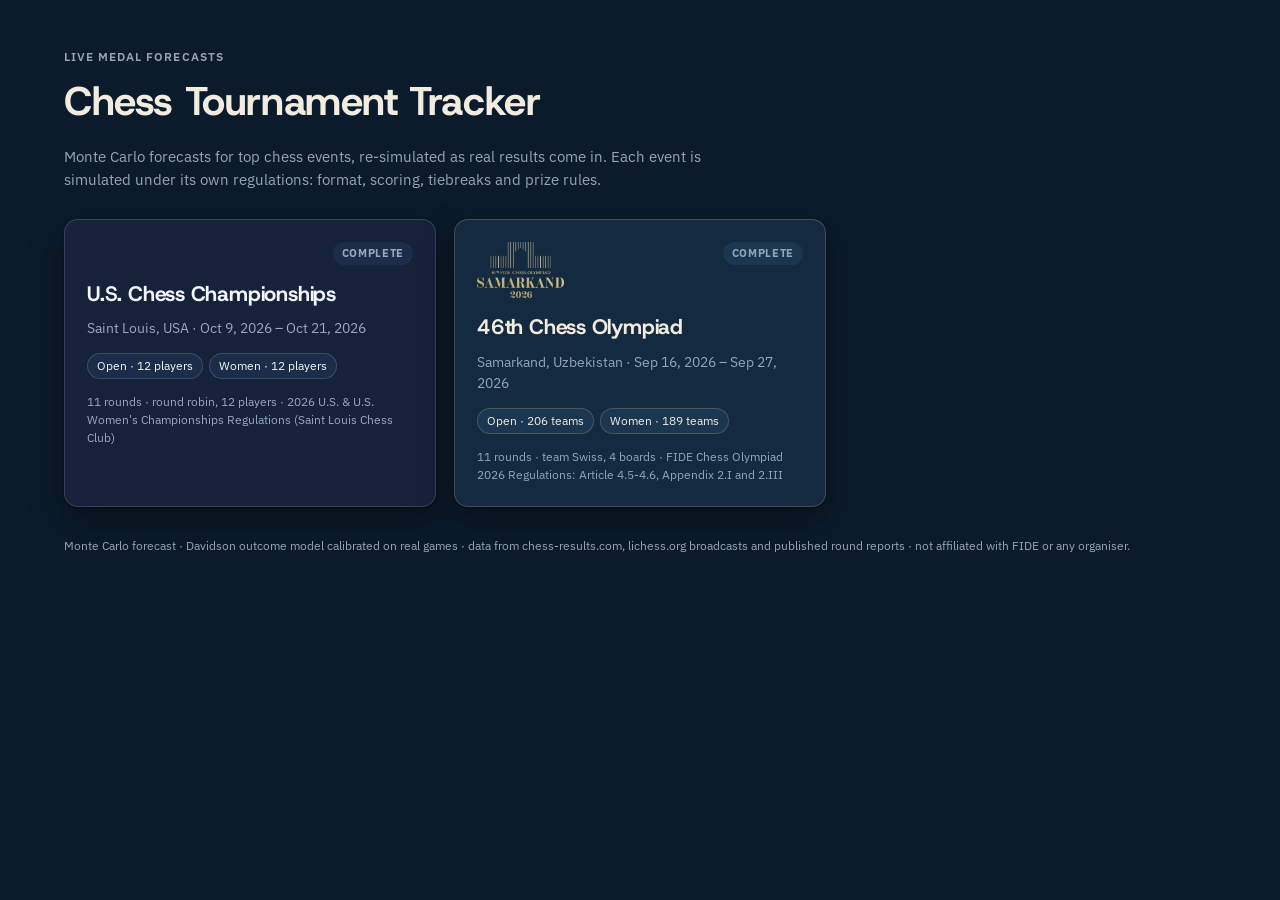
<file: docs/index.html>
<!doctype html>
<html lang="en">
  <head>
    <meta charset="utf-8" />
    <meta name="viewport" content="width=device-width, initial-scale=1" />
    <title>Chess Tournament Tracker</title>
    <meta name="description" content="Live Monte Carlo medal forecasts for top chess tournaments." />
    <!-- GoatCounter: cookie-free visit counter, no personal data collected -- see https://shitijseth.goatcounter.com -->
    <script data-goatcounter="https://shitijseth.goatcounter.com/count" async src="//gc.zgo.at/count.js"></script>
    <link rel="preconnect" href="https://fonts.googleapis.com" />
    <link rel="stylesheet" href="https://fonts.googleapis.com/css2?family=Host+Grotesk:wght@500;600;700&family=IBM+Plex+Sans:wght@400;500;600&family=IBM+Plex+Mono:wght@400;500;600&display=swap" />
    <script type="module" crossorigin src="./assets/index-BNxDmWkZ.js"></script>
    <link rel="stylesheet" crossorigin href="./assets/index-BDxN_4-C.css">
  </head>
  <body>
    <div id="root"></div>
  </body>
</html>
</file>
<file: docs/assets/index-BDxN_4-C.css>
:root{--ground: #0b1b2b;--surface: #132a40;--surface-2: #1a3650;--line: rgba(201, 168, 118, .28);--text: #f1ece0;--muted: #93a6b8;--accent: #c9a876;--accent-strong: #e3cd97;--accent-soft: rgba(201, 168, 118, .16);--gold: #d4af61;--silver: #b7c1cb;--bronze: #c97d4b;--on-accent: #0b1b2b;--shadow: 0 1px 2px rgba(0, 0, 0, .35), 0 14px 34px rgba(0, 0, 0, .4);--radius: 14px;color-scheme:dark}*{box-sizing:border-box}html,body{margin:0}body{background:var(--ground);color:var(--text);font-family:IBM Plex Sans,ui-sans-serif,system-ui,sans-serif;font-size:14px;line-height:1.5}h1,h2,h3{font-family:Host Grotesk,IBM Plex Sans,sans-serif;text-wrap:balance;letter-spacing:-.01em}.mono,.num{font-family:IBM Plex Mono,ui-monospace,monospace;font-variant-numeric:tabular-nums}.muted{color:var(--muted)}.small{font-size:12px}a{color:var(--accent-strong)}::selection{background:var(--accent-soft)}:focus-visible{outline:2px solid var(--accent-strong);outline-offset:2px}button{font:inherit}.boot{padding:40px 16px;color:var(--muted);text-align:center}.home{max-width:1200px;margin:0 auto;padding:48px 24px 60px}.home-head h1{font-size:40px;margin:6px 0 10px}.home-head p{max-width:640px;font-size:15px}.event-grid{display:grid;grid-template-columns:repeat(auto-fill,minmax(320px,1fr));gap:18px;margin-top:28px}.event-card{display:flex;flex-direction:column;gap:8px;padding:22px;text-decoration:none;color:var(--text);background:var(--surface);border:1px solid var(--line);border-radius:var(--radius);box-shadow:var(--shadow);transition:border-color .15s,transform .15s}.event-card:hover{border-color:var(--accent);transform:translateY(-2px)}.event-card h2{margin:6px 0 0;font-size:21px}.event-card-top{display:flex;justify-content:space-between;align-items:flex-start;gap:12px}.event-card-top img{height:56px;width:auto;max-width:70%}.event-card-sections{display:flex;gap:6px;flex-wrap:wrap;margin:6px 0}.chip{font-size:12px;padding:3px 9px;border-radius:99px;background:var(--surface-2);border:1px solid var(--line)}.status-pill{font-size:11px;font-weight:700;text-transform:uppercase;letter-spacing:.06em;padding:3px 9px;border-radius:99px;white-space:nowrap}.status-pill.live{background:var(--accent);color:var(--on-accent)}.status-pill.upcoming{background:var(--accent-soft);color:var(--accent-strong)}.status-pill.complete{background:var(--surface-2);color:var(--muted)}.app{display:flex;min-height:100vh;background:var(--ground);color:var(--text)}.rail{width:248px;flex:none;background:var(--surface);border-right:1px solid var(--line);display:flex;flex-direction:column;gap:20px;padding:20px 18px;position:sticky;top:0;height:100vh;overflow-y:auto}.back-link{font-size:12.5px;color:var(--muted);text-decoration:none}.back-link:hover{color:var(--text)}.brand{display:flex;flex-direction:column;gap:10px}.brand-logo{width:180px;max-width:100%;height:auto;display:block}.brand-name{font-family:Host Grotesk;font-size:20px;font-weight:700}.brand-sub{color:var(--muted);font-size:11.5px;text-transform:uppercase;letter-spacing:.09em;font-weight:600}.brand-hr{height:2px;border:none;margin:2px 0 0;background:linear-gradient(90deg,var(--accent) 0%,transparent 85%)}.section-switch{display:flex;flex-direction:column;gap:6px}.rail-label{font-size:10.5px;text-transform:uppercase;letter-spacing:.09em;color:var(--muted);font-weight:600;margin-bottom:2px}.switch-btn{text-align:left;border:1px solid transparent;background:transparent;color:var(--text);padding:9px 11px;border-radius:10px;cursor:pointer;display:flex;align-items:center;justify-content:space-between;gap:8px}.switch-btn:hover:not(:disabled){background:var(--surface-2)}.switch-btn.active{background:var(--accent);border-color:var(--accent);color:var(--on-accent);font-weight:700}.switch-btn:disabled{opacity:.35;cursor:not-allowed}.switch-btn .n{font-family:IBM Plex Mono;font-size:11px;color:var(--muted)}.switch-btn.active .n{color:var(--on-accent);opacity:.75}.rail-card{border:1px solid var(--line);border-radius:12px;padding:12px;background:var(--ground);display:flex;flex-direction:column;gap:8px}.status-row{display:flex;align-items:center;gap:7px;font-size:12.5px;color:var(--muted)}.dot{width:7px;height:7px;border-radius:50%;background:var(--accent);flex:none}.dot.pulse{animation:pulse 2.4s ease-in-out infinite}@keyframes pulse{0%,to{box-shadow:0 0 color-mix(in srgb,var(--accent) 55%,transparent)}50%{box-shadow:0 0 0 5px transparent}}@media (prefers-reduced-motion: reduce){.dot.pulse{animation:none}.event-card{transition:none}}.countdown{font-family:IBM Plex Mono;font-size:22px;font-weight:600;letter-spacing:-.02em}.countdown-label{font-size:11px;color:var(--muted)}.nav{display:flex;flex-direction:column;gap:2px}.nav-btn{text-decoration:none;color:var(--muted);font-weight:500;padding:8px 10px;border-radius:9px;font-size:13px}.nav-btn:hover{background:var(--surface-2);color:var(--text)}.nav-btn.active{color:var(--accent-strong);background:var(--accent-soft);font-weight:700;box-shadow:inset 2px 0 0 var(--accent)}.rail-links{display:flex;flex-direction:column;gap:4px;font-size:12px;margin-top:auto}.rail-links a{color:var(--muted);text-decoration:none}.rail-links a:hover{color:var(--text)}.rail-broadcast{padding-top:14px;border-top:1px solid var(--line)}.broadcast-logo{height:26px;width:auto;max-width:100%;opacity:.92}.main{flex:1;min-width:0;padding:30px 36px 60px;max-width:1800px;margin:0 auto}.page-head{display:flex;align-items:baseline;justify-content:space-between;gap:20px;margin-bottom:22px;flex-wrap:wrap}.page-head h1{font-size:26px;margin:0}.meta,.page-head .meta{color:var(--muted);font-size:12.5px}.stack{display:flex;flex-direction:column;gap:22px}.stack .panel{margin-bottom:0}.grid-tiles{display:grid;grid-template-columns:repeat(auto-fit,minmax(170px,1fr));gap:12px;margin-bottom:24px}.tile{background:var(--surface);border:1px solid var(--line);border-radius:var(--radius);padding:14px 16px;display:flex;flex-direction:column;gap:6px;box-shadow:var(--shadow);min-width:0}.tile .label{font-size:11px;text-transform:uppercase;letter-spacing:.07em;color:var(--muted);font-weight:600}.tile .value{font-family:IBM Plex Mono;font-size:22px;font-weight:600;overflow-wrap:break-word}.tile .sub{font-size:11.5px;color:var(--muted)}.favorites-list{display:flex;flex-direction:column;gap:4px}.favorite-row{display:flex;justify-content:space-between;gap:10px;font-size:20px;font-weight:600}.favorite-row .favorite-name{flex:1;min-width:0}.favorite-row .favorite-pct{color:var(--accent-strong);flex-shrink:0}.tile-wide{grid-column:span 2}.panel{background:var(--surface);border:1px solid var(--line);border-radius:var(--radius);padding:20px 22px;margin-bottom:22px;box-shadow:var(--shadow);min-width:0}.panel-head{display:flex;align-items:center;justify-content:space-between;gap:14px;margin-bottom:14px;flex-wrap:wrap}.panel-head h2{font-size:22px;margin:0;font-weight:600;font-family:IBM Plex Sans;letter-spacing:0}.panel-sub{color:var(--muted);font-size:13px;margin-top:2px}.controls{display:flex;gap:8px;align-items:center;flex-wrap:wrap}.controls label{color:var(--muted);font-size:12px}select,input[type=search]{font:inherit;font-size:12.5px;background:var(--ground);color:var(--text);border:1px solid var(--line);border-radius:8px;padding:6px 10px}input[type=search]{min-width:200px}input[type=range]{accent-color:var(--accent)}table{width:100%;border-collapse:collapse;font-size:13px}th{text-align:left;font-size:10.5px;text-transform:uppercase;letter-spacing:.06em;color:var(--muted);font-weight:600;padding:0 10px 8px;border-bottom:1px solid var(--line);white-space:nowrap}th.sortable{cursor:pointer;-webkit-user-select:none;user-select:none}th.sortable:hover{color:var(--text)}th.sort-active{color:var(--accent-strong)}th .arrow{opacity:.6}th.num,td.num{text-align:right}td{padding:9px 10px;border-bottom:1px solid var(--line);vertical-align:middle}tr.clickable{cursor:pointer}tbody tr:hover{background:var(--accent-soft)}tr.detail-row:hover{background:none}tr.detail-row td{padding:0 10px}.expand-cell{width:1%;white-space:nowrap}.table-wrap{overflow-x:auto}.big-table{font-size:18px}.big-table th{font-size:13px}.big-table td{padding:14px 12px}.big-table .fed-chip{font-size:13px;padding:3px 7px}.rank-cell{color:var(--muted);font-family:IBM Plex Mono}.team-label{display:inline-flex;align-items:center;min-width:0}.team-name{font-weight:600}.fed-chip{display:inline-flex;align-items:center;font-family:IBM Plex Mono;font-size:10.5px;font-weight:600;background:var(--surface-2);border:1px solid var(--line);border-radius:5px;padding:2px 5px;margin-right:8px;letter-spacing:.02em;flex:none}.fed-chip.large{font-size:13px;padding:4px 8px}.empty-note{color:var(--muted);font-size:12.5px;padding:14px 0;margin:0}.result-pill{display:inline-flex;align-items:center;justify-content:center;width:22px;height:22px;border-radius:6px;font-family:IBM Plex Mono;font-size:11px;font-weight:700}.result-pill.W{background:color-mix(in srgb,var(--gold) 20%,transparent);color:var(--accent-strong)}.result-pill.D{background:var(--surface-2);color:var(--muted)}.result-pill.L{background:color-mix(in srgb,var(--bronze) 16%,transparent);color:var(--bronze)}.result-pill.bye{background:var(--surface-2);color:var(--muted);font-size:9px}.legend{display:flex;gap:16px;flex-wrap:wrap;margin-top:8px;font-size:13px;color:var(--muted)}.legend span{display:inline-flex;align-items:center;gap:5px}.legend i{width:9px;height:9px;border-radius:2px;display:inline-block}.round-switcher{display:flex;flex-wrap:wrap;gap:6px;margin-bottom:16px}.team-header{display:flex;align-items:center;gap:14px;flex-wrap:wrap;margin-bottom:16px}.team-header h1{font-size:24px;margin:0}.team-header .btn{margin-left:auto}.roster-grid{display:grid;grid-template-columns:repeat(auto-fill,minmax(220px,1fr));gap:10px}.roster-card{border:1px solid var(--line);border-radius:11px;padding:11px 13px;background:var(--ground);display:flex;flex-direction:column;gap:3px}.roster-card .board-no{font-family:IBM Plex Mono;font-size:10.5px;color:var(--accent-strong);font-weight:600;text-transform:uppercase;letter-spacing:.05em}.roster-card .p-name{font-weight:600;font-size:13.5px}.roster-card .p-rtg{font-family:IBM Plex Mono;color:var(--muted);font-size:12px}.roster-card .p-actual{font-family:IBM Plex Mono;color:var(--accent-strong);font-size:11.5px;margin-top:2px;padding-top:4px;border-top:1px dashed var(--line)}.team-picker-grid{display:grid;grid-template-columns:repeat(auto-fill,minmax(220px,1fr));gap:8px}.team-picker-card{border:1px solid var(--line);border-radius:10px;padding:9px 12px;background:var(--ground);color:var(--text);display:flex;align-items:center;gap:8px;cursor:pointer;text-align:left;min-width:0}.team-picker-card:hover{background:var(--accent-soft);border-color:var(--accent)}.team-picker-card .rank-cell{font-size:12px;min-width:30px}.team-picker-card .team-name{font-size:13px;overflow:hidden;text-overflow:ellipsis;white-space:nowrap}footer.credit{color:var(--muted);font-size:11.5px;margin-top:30px}.btn{font-size:12.5px;font-weight:600;border-radius:9px;padding:8px 14px;cursor:pointer;border:1px solid var(--line);background:var(--surface);color:var(--text);text-decoration:none;display:inline-flex;align-items:center}.btn:hover{background:var(--surface-2)}.btn.primary{background:var(--accent);border-color:var(--accent);color:var(--on-accent)}.btn.primary:hover{filter:brightness(1.06)}.btn.ghost{background:transparent;border-color:transparent;color:var(--muted)}.btn.ghost:hover{color:var(--text);background:var(--surface-2)}.btn:disabled{opacity:.45;cursor:not-allowed}.round-banner{display:flex;align-items:center;justify-content:space-between;gap:14px;flex-wrap:wrap;margin-bottom:16px}.round-no{font-family:IBM Plex Mono;font-size:28px;font-weight:600}.match-card{border:1px solid var(--line);border-radius:12px;padding:12px 14px;margin-bottom:8px;background:var(--surface)}.match-top{display:flex;align-items:center;gap:10px;flex-wrap:wrap}.match-teams{flex:1;display:flex;align-items:center;justify-content:flex-start;font-size:13.5px;min-width:160px}.match-teams.right{justify-content:flex-end}.match-score{font-family:IBM Plex Mono;font-weight:600;font-size:15px;min-width:70px;text-align:center}.match-score.overridden{color:var(--accent-strong)}.bye-card{color:var(--muted);font-style:italic}.override-row{display:flex;gap:6px;margin-top:8px}.override-row .btn{padding:5px 10px;font-size:11.5px;flex:1;justify-content:center}.board-rows{padding:10px 0;border-top:1px dashed var(--line);margin-top:10px}.board-row{display:grid;grid-template-columns:52px 1fr 92px 1fr;align-items:center;gap:8px;padding:5px 0;font-size:12.5px}.board-row .bd{color:var(--muted);font-family:IBM Plex Mono}.board-row .side{display:flex;flex-direction:column;min-width:0}.board-row .side.right{align-items:flex-end;text-align:right}.board-row .pname{font-weight:600;overflow-wrap:anywhere}.board-row .prtg{font-family:IBM Plex Mono;color:var(--muted);font-size:11px}.board-row .res{text-align:center;font-family:IBM Plex Mono}.standings-table td,.standings-table th{padding:6px 10px}.standings-table tr.medal-gold td:first-child{box-shadow:inset 3px 0 0 var(--gold)}.standings-table tr.medal-silver td:first-child{box-shadow:inset 3px 0 0 var(--silver)}.standings-table tr.medal-bronze td:first-child{box-shadow:inset 3px 0 0 var(--bronze)}@media (max-width: 860px){.app{flex-direction:column}.rail{position:relative;height:auto;width:auto;padding:16px;gap:14px;border-right:none;border-bottom:1px solid var(--line)}.brand-logo{width:140px}.section-switch,.nav{flex-direction:row;flex-wrap:wrap}.rail-links,.rail-broadcast{display:none}.main{padding:20px 16px 40px;width:100%}.home{padding:32px 16px 40px}.home-head h1{font-size:30px}.event-grid{grid-template-columns:1fr}.big-table{font-size:14px}.big-table td{padding:10px 8px}.favorite-row{font-size:16px}.tile-wide{grid-column:1 / -1}input[type=search]{min-width:0;width:100%}.controls{width:100%}.board-row{grid-template-columns:40px 1fr 72px 1fr;font-size:12px}}.title-chip{font-family:IBM Plex Mono;font-size:.72em;font-weight:600;color:var(--accent-strong);margin-right:6px}.player-link{color:inherit;text-decoration:none;display:inline-flex;align-items:baseline}a.player-link:hover .team-name{text-decoration:underline}.nowrap{white-space:nowrap}.crosstable td.xt{text-align:center;font-family:IBM Plex Mono;min-width:34px;position:relative;padding:8px 4px}.crosstable td.self{background:var(--surface-2)}.crosstable td.win{color:var(--text);font-weight:700;background:var(--accent-soft)}.crosstable td.loss{color:var(--muted)}.crosstable td.upcoming{color:var(--muted);opacity:.55;font-size:11px}.black-dot{position:absolute;top:4px;right:4px;width:5px;height:5px;border-radius:50%;background:var(--muted)}.rr-game{display:grid;grid-template-columns:1fr 220px 1fr;gap:10px;align-items:center;padding:10px 0;border-bottom:1px solid var(--line)}.rr-game .side{display:flex;align-items:center;gap:6px;min-width:0}.rr-game .side.right{justify-content:flex-end;text-align:right}.rr-game .res{text-align:center}.rr-game-wrap{display:grid;grid-template-columns:34px 1fr;align-items:center}.piece{width:10px;height:10px;border-radius:2px;border:1px solid var(--muted);flex:none}.piece.white{background:#f3f3f3}.piece.black{background:#111}.prob-bar{display:flex;height:22px;border-radius:6px;overflow:hidden;font-family:IBM Plex Mono;font-size:10.5px}.prob-bar span{display:flex;align-items:center;justify-content:center;min-width:0;overflow:hidden}.prob-bar .pw{background:#e9e9e9;color:#111}.prob-bar .pd{background:var(--surface-2);color:var(--muted)}.prob-bar .pb{background:#2a2a2a;color:#eee}td.up{color:#4fc38a}td.down{color:var(--accent-strong)}.rules-list{margin:0;padding-left:20px;line-height:1.8}.prize-grid{display:grid;grid-template-columns:repeat(auto-fill,minmax(150px,1fr));gap:8px 16px;margin-bottom:8px}@media (max-width: 860px){.rr-game{grid-template-columns:1fr;gap:4px}.rr-game .side.right{justify-content:flex-start}}
</file>
